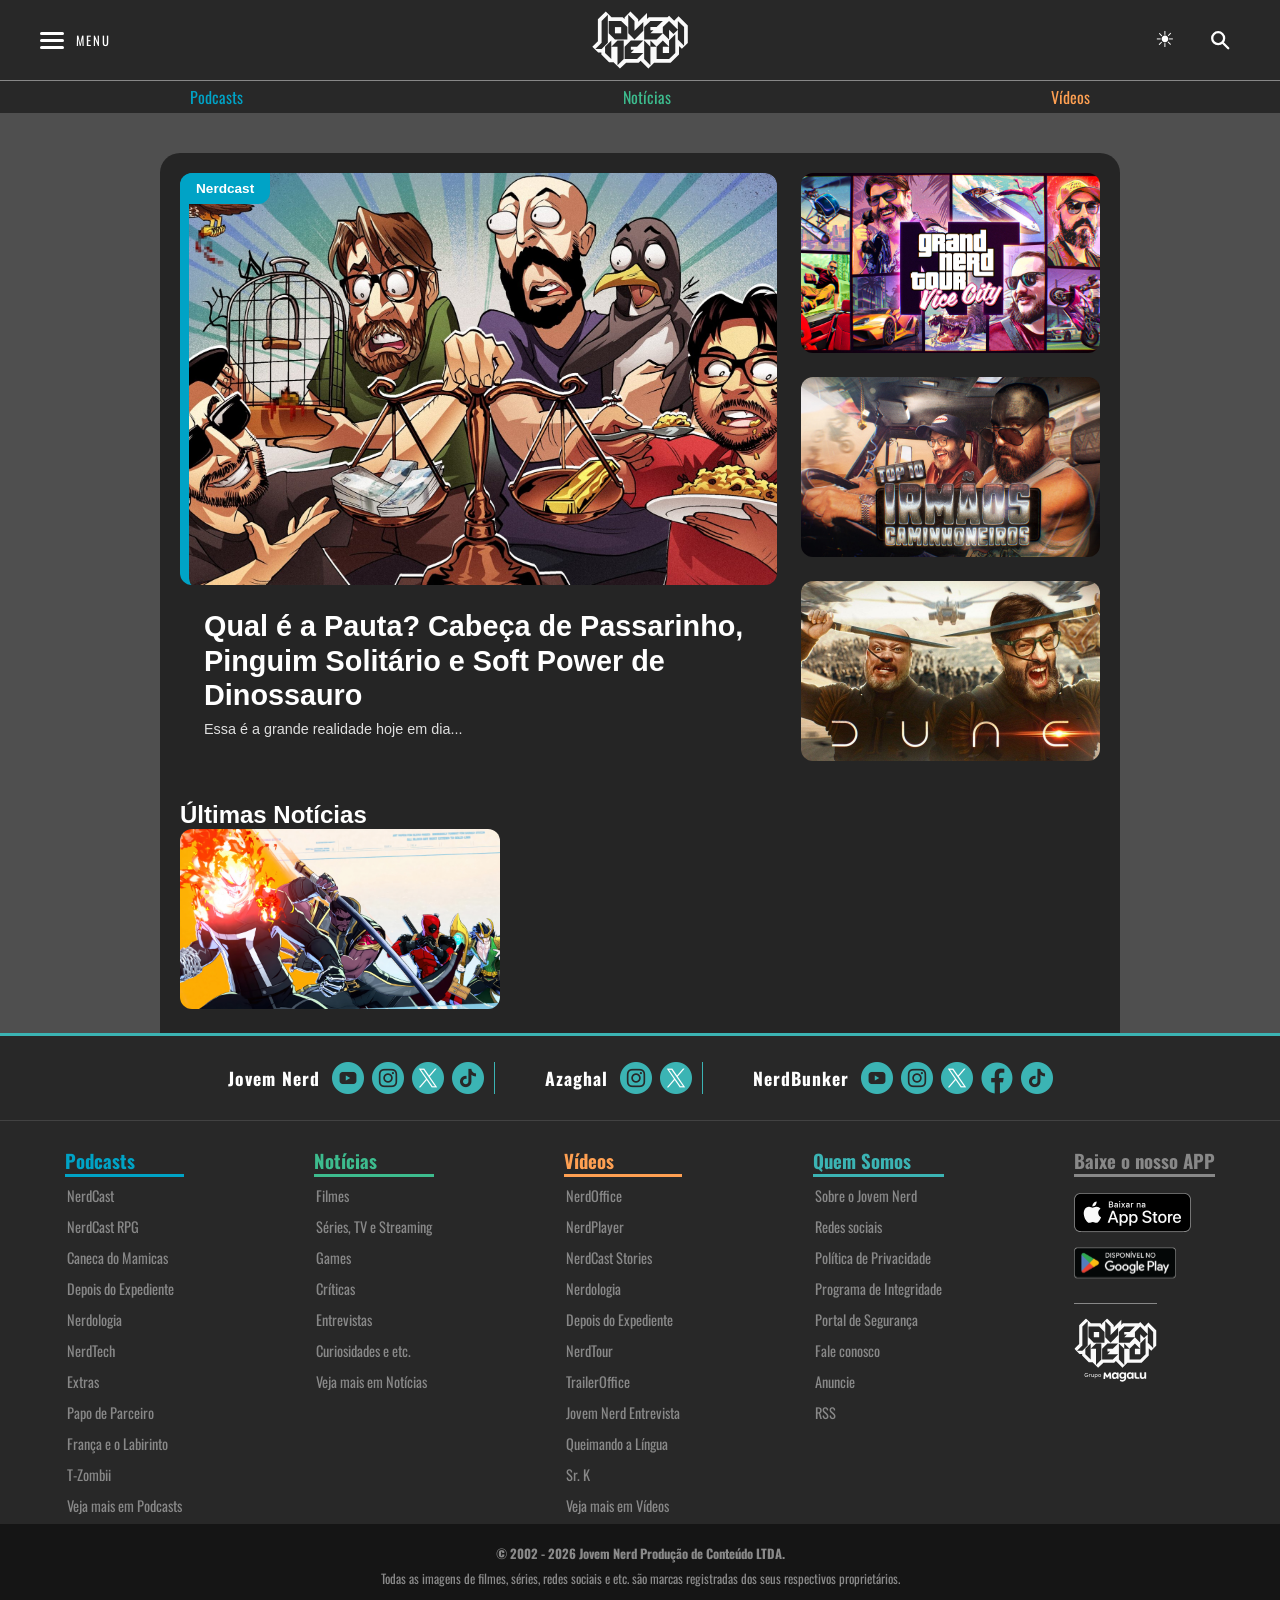
<file: htmls/index.html>
<!DOCTYPE html>
<html lang="pt-br">
<head>
    <meta charset="UTF-8">
    <meta name="viewport" content="width=device-width, initial-scale=1.0">
    <title>Jovem nerd - Podcast e notícias</title>
    <link rel="stylesheet" href="../css/style.css">
    <script src="../js/tema.js"></script>
</head>
<body>

    <header>
        <div class="topo">

            <button class="menubutton">
                <span class="hamburger">
                    <span></span>
                    <span></span>
                    <span></span>
                </span>

                <span class="menu-texto">MENU</span>
            </button>

            <a class="logo" href="index.html">
                <img src="../img/logo-jovemnerd-negative.svg" alt="logo jovem nerd">
            </a>

            <div class="icones">
                <button class="lua" aria-label="Tema escuro">
                    <img src="../img/meia-lua.png">
                </button>

                <button class="pesquisa" aria-label="Pesquisar">
                    <span class="lupa"></span>
                </button>
            </div>

        </div>
    </header>

    <nav>
        <a class="podcast-titulo" href="../Podcasts/podcasts.html">Podcasts</a>
        <a class="noticias-titulo" href="../noticias/noticias.html">Notícias</a>
        <a class="videos-titulo" href="../Videos/videos.html">Vídeos</a>
    </nav>

    <main class="pagina">
        <section class="destaques">
            <article class="card-grande">
                <a href="../Podcasts/nerdcast/Qual%20%C3%A9%20a%20pauta.html">
                    <img src="../img/nc1054_sem_pauta_35__w090f7x10-scaled.jpg" alt="">
                    <span class="categoria">Nerdcast</span>
                    <div class="card-texto">
                        <h2>Qual é a Pauta? Cabeça de Passarinho, Pinguim Solitário e Soft Power de Dinossauro</h2>
                        <p>Essa é a grande realidade hoje em dia...</p>
                    </div>
                </a>
            </article>

            <article class="card-pequeno">
                <a href="../Videos/nerdoffice/grand-nerdtour-vice-city.html">
                    <img src="../img/vitrine_s17e42_h__f12l7qpa9.jpg" alt="">
                    <h3>GRAND NERDTOUR VICE CITY - GTA DA VIDA REAL</h3>
                </a>
                <a href="../Videos/nerdoffice/nerdoffice.html">
                    <span>NerdOffice</span>
                </a>
            </article>

            <article class="card-pequeno">
                <a href="../Videos/nerdoffice/top-10-caminhoneiros-do-cinema.html">
                    <img src="../img/vitrine_s17e36_h__g4z9w9ks.jpg" alt="">
                    <h3>TOP 10 CAMINHONEIROS DO CINEMA</h3>
                </a>
                <a href="../Videos/nerdoffice/nerdoffice.html">
                    <span>NerdOffice</span>
                </a>
            </article>

            <article class="card-pequeno">
                <a href="../Videos/nerdoffice/trailer-duna-parte-tres-dr-no-meio-do-deserto.html">
                    <img src="../img/vitrine_dune.jpg" alt="">
                    <h3>Trailer Duna: Parte Três - DR NO MEIO DO DESERTO</h3>
                </a>
                <a href="../Videos/nerdoffice/nerdoffice.html">
                    <span>NerdOffice</span>
                </a>
            </article>
        </section>

        <section class="ultimas-noticias">
            <h2>Últimas Notícias</h2>

            <article class="card-medio">
                <a href="../noticias/games/marvel-tokon-dubladores-deadpool-ghost-rider-entrevista.html">
                    <img src="../img/marvel_tokon_deadpool_ghost_rider__n4m21f.jpg" alt="">
                </a>
                <a href="../noticias/games/"></a>
            </article>
        </section>
    </main>

    <footer>
        <div class="redes-footer">
            <div class="jovemnerd-redes">
                <h2>Jovem Nerd</h2>
                <a href="https://www.youtube.com/@JovemNerd">
                    <img src="../img/youtube (2).png" alt="youtube">
                </a>
                <a href="https://www.instagram.com/jovemnerd/">
                    <img src="../img/instagram.png" alt="instagram">
                </a>
                <a href="https://x.com/jovemnerd">
                    <img src="../img/twitter.png" alt="twitter">
                </a>
                <a href="https://www.tiktok.com/@jovemnerd">
                    <img src="../img/tiktok.png" alt="tiktok">
                </a>
            </div>

            <div class="azaghal-redes">
                <h2>Azaghal</h2>
                <a href="https://www.instagram.com/azaghal/">
                    <img src="../img/instagram.png" alt="instagram">
                </a>
                <a href="https://x.com/azaghal">
                    <img src="../img/twitter.png" alt="twitter">
                </a>
            </div>

            <div class="nerdbunker-redes">
                <h2>NerdBunker</h2>
                <a href="https://www.youtube.com/@Nerdbunker">
                    <img src="../img/youtube (2).png" alt="youtube">
                </a>
                <a href="https://www.instagram.com/nerdbunker/">
                    <img src="../img/instagram.png" alt="instagram">
                </a>
                <a href="https://x.com/Nerdbunker">
                    <img src="../img/twitter.png" alt="twitter">
                </a>
                <a href="https://www.facebook.com/nerdbunker">
                    <img src="../img/facebook.png" alt="facebook">
                </a>
                <a href="https://www.tiktok.com/@nerdbunker">
                    <img src="../img/tiktok.png" alt="tiktok">
                </a>
            </div>
        </div>

        <div class="links-footer">
            <div class="podcasts-footer">
                <h3>Podcasts</h3>
                <ul>
                    <li><a href="../htmls/nerdcast.html">NerdCast</a></li>
                    <li><a href="../htmls/nerdcast-rpg.html">NerdCast RPG</a></li>
                    <li><a href="#">Caneca do Mamicas</a></li>
                    <li><a href="#">Depois do Expediente</a></li>
                    <li><a href="#">Nerdologia</a></li>
                    <li><a href="#">NerdTech</a></li>
                    <li><a href="#">Extras</a></li>
                    <li><a href="#">Papo de Parceiro</a></li>
                    <li><a href="#">França e o Labirinto</a></li>
                    <li><a href="../htmls/t-zombii.html">T-Zombii</a></li>
                    <li><a href="#">Veja mais em Podcasts</a></li>
                </ul>
            </div>

            <div class="noticias-footer">
                <h3>Notícias</h3>
                <ul>
                    <li><a href="#">Filmes</a></li>
                    <li><a href="../htmls/series-tv-streaming.html">Séries, TV e Streaming</a></li>
                    <li><a href="#">Games</a></li>
                    <li><a href="#">Críticas</a></li>
                    <li><a href="#">Entrevistas</a></li>
                    <li><a href="#">Curiosidades e etc.</a></li>
                    <li><a href="#">Veja mais em Notícias</a></li>
                </ul>
            </div>

            <div class="videos-footer">
                <h3>Vídeos</h3>
                <ul>
                    <li><a href="../htmls/nerdoffice.html">NerdOffice</a></li>
                    <li><a href="#">NerdPlayer</a></li>
                    <li><a href="#">NerdCast Stories</a></li>
                    <li><a href="#">Nerdologia</a></li>
                    <li><a href="#">Depois do Expediente</a></li>
                    <li><a href="#">NerdTour</a></li>
                    <li><a href="#">TrailerOffice</a></li>
                    <li><a href="#">Jovem Nerd Entrevista</a></li>
                    <li><a href="#">Queimando a Língua</a></li>
                    <li><a href="#">Sr. K</a></li>
                    <li><a href="#">Veja mais em Vídeos</a></li>
                </ul>
            </div>

            <div class="quem-somos-footer">
                <h3>Quem Somos</h3>
                <ul>
                    <li><a href="#">Sobre o Jovem Nerd</a></li>
                    <li><a href="#">Redes sociais</a></li>
                    <li><a href="#">Política de Privacidade</a></li>
                    <li><a href="#">Programa de Integridade</a></li>
                    <li><a href="#">Portal de Segurança</a></li>
                    <li><a href="#">Fale conosco</a></li>
                    <li><a href="#">Anuncie</a></li>
                    <li><a href="#">RSS</a></li>
                </ul>
            </div>

            <div class="app-footer">
                <h3>Baixe o nosso APP</h3>
                <a href="https://apps.apple.com/us/app/jovem-nerd-oficial/id1122679489">
                    <img src="../img/appstore.svg" alt="baixe pela app store">
                </a>
                <a href="https://play.google.com/store/apps/details?id=com.jovemnerd.app">
                    <img src="../img/googleplay.svg" alt="baixe pela play store">
                </a>
                <img src="../img/logo-jovemnerd-w.svg" alt="logo jovem nerd">
            </div>
        </div>

        <div class="copyright-footer">
            <p>© 2002 - 2026 Jovem Nerd Produção de Conteúdo LTDA.</p>
            <p>Todas as imagens de filmes, séries, redes sociais e etc. são marcas registradas dos seus respectivos proprietários.</p>
        </div>
    </footer>

</body>
</html>
</file>
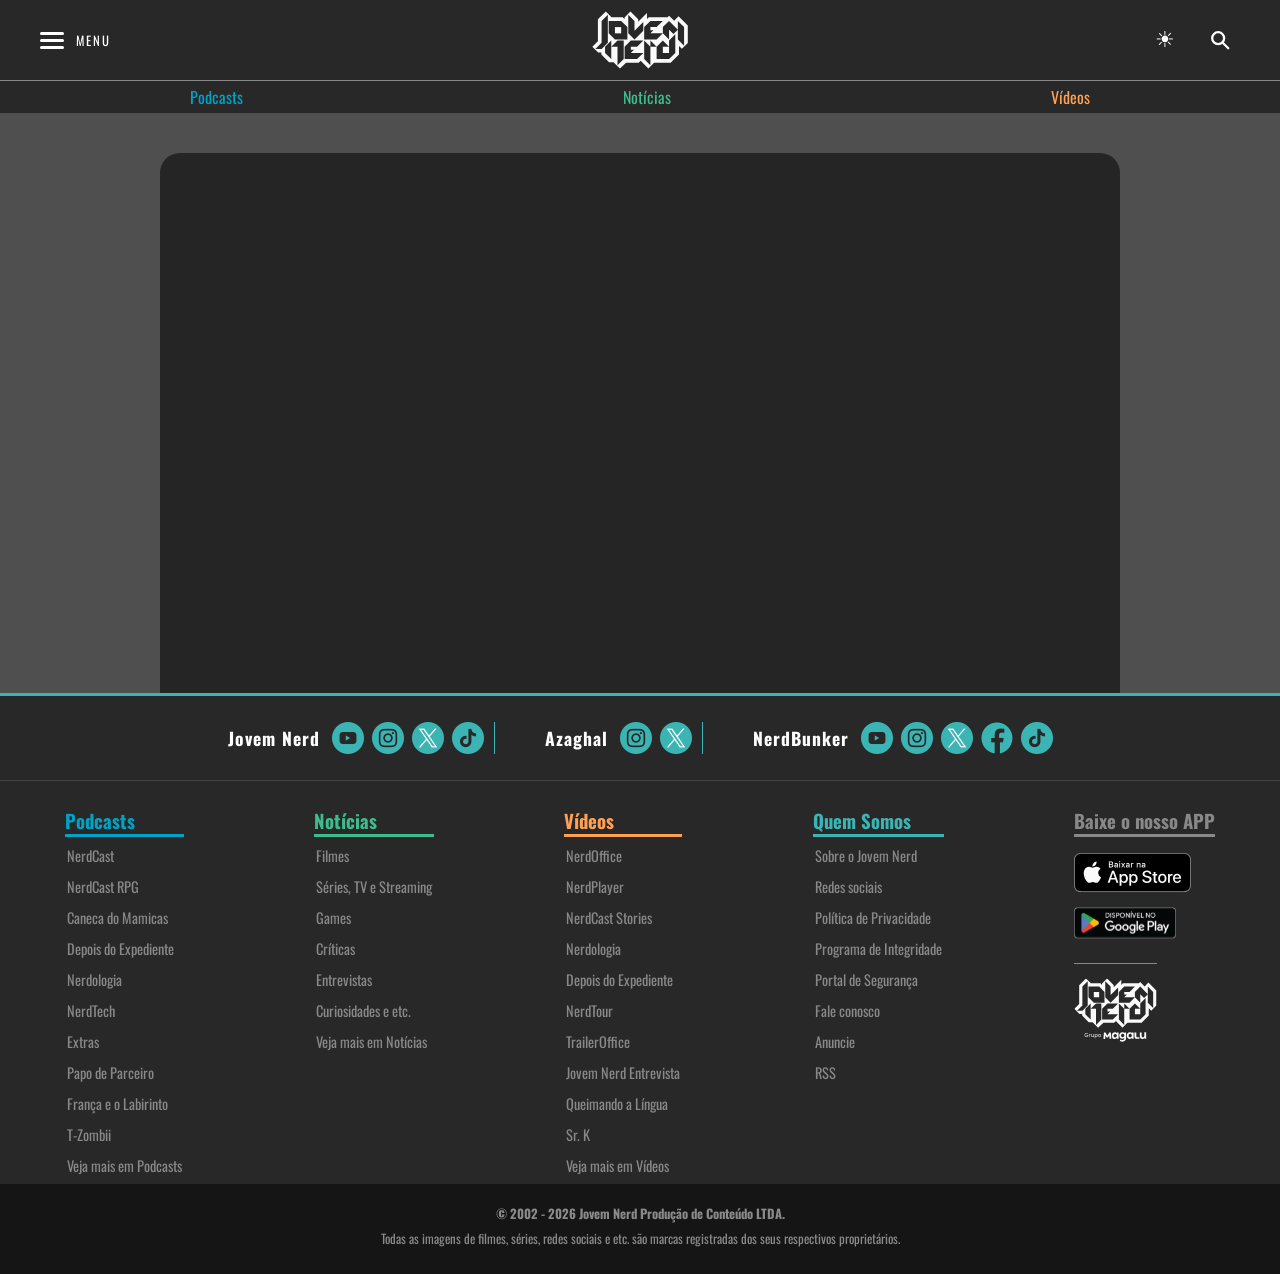
<file: htmls/arquivo-1.html>
<!DOCTYPE html>
<html lang="pt-br">
<head>
    <meta charset="UTF-8">
    <meta name="viewport" content="width=device-width, initial-scale=1.0">
    <title>NerdCast Podcasts - Jovem Nerd</title>
    <link rel="stylesheet" href="../css/style.css">
    <script src="../js/tema.js"></script>
</head>
<body>

    <header>
        <div class="topo">

            <button class="menubutton">
                <span class="hamburger">
                    <span></span>
                    <span></span>
                    <span></span>
                </span>

                <span class="menu-texto">MENU</span>
            </button>

            <a class="logo" href="index.html">
                <img src="../img/logo-jovemnerd-negative.svg" alt="logo jovem nerd">
            </a>

            <div class="icones">
                <button class="lua" aria-label="Tema escuro">☾</button>

                <button class="pesquisa" aria-label="Pesquisar">
                    <span class="lupa"></span>
                </button>
            </div>

        </div>
    </header>

    <nav>
        <a class="podcast-titulo" href="../Podcasts/podcasts.html">Podcasts</a>
        <a class="noticias-titulo" href="../noticias/noticias.html">Notícias</a>
        <a class="videos-titulo" href="../Videos/videos.html">Vídeos</a>
    </nav>

    <main class="pagina">

    </main>

    <footer>
        <div class="redes-footer">
            <div class="jovemnerd-redes">
                <h2>Jovem Nerd</h2>
                <a href="https://www.youtube.com/@JovemNerd">
                    <img src="../img/youtube (2).png" alt="youtube">
                </a>
                <a href="https://www.instagram.com/jovemnerd/">
                    <img src="../img/instagram.png" alt="instagram">
                </a>
                <a href="https://x.com/jovemnerd">
                    <img src="../img/twitter.png" alt="twitter">
                </a>
                <a href="https://www.tiktok.com/@jovemnerd">
                    <img src="../img/tiktok.png" alt="tiktok">
                </a>
            </div>

            <div class="azaghal-redes">
                <h2>Azaghal</h2>
                <a href="https://www.instagram.com/azaghal/">
                    <img src="../img/instagram.png" alt="instagram">
                </a>
                <a href="https://x.com/azaghal">
                    <img src="../img/twitter.png" alt="twitter">
                </a>
            </div>

            <div class="nerdbunker-redes">
                <h2>NerdBunker</h2>
                <a href="https://www.youtube.com/@Nerdbunker">
                    <img src="../img/youtube (2).png" alt="youtube">
                </a>
                <a href="https://www.instagram.com/nerdbunker/">
                    <img src="../img/instagram.png" alt="instagram">
                </a>
                <a href="https://x.com/Nerdbunker">
                    <img src="../img/twitter.png" alt="twitter">
                </a>
                <a href="https://www.facebook.com/nerdbunker">
                    <img src="../img/facebook.png" alt="facebook">
                </a>
                <a href="https://www.tiktok.com/@nerdbunker">
                    <img src="../img/tiktok.png" alt="tiktok">
                </a>
            </div>
        </div>

        <div class="links-footer">
            <div class="podcasts-footer">
                <h3>Podcasts</h3>
                <ul>
                    <li><a href="../htmls/nerdcast.html">NerdCast</a></li>
                    <li><a href="../htmls/nerdcast-rpg.html">NerdCast RPG</a></li>
                    <li><a href="#">Caneca do Mamicas</a></li>
                    <li><a href="#">Depois do Expediente</a></li>
                    <li><a href="#">Nerdologia</a></li>
                    <li><a href="#">NerdTech</a></li>
                    <li><a href="#">Extras</a></li>
                    <li><a href="#">Papo de Parceiro</a></li>
                    <li><a href="#">França e o Labirinto</a></li>
                    <li><a href="../htmls/t-zombii.html">T-Zombii</a></li>
                    <li><a href="#">Veja mais em Podcasts</a></li>
                </ul>
            </div>

            <div class="noticias-footer">
                <h3>Notícias</h3>
                <ul>
                    <li><a href="#">Filmes</a></li>
                    <li><a href="../htmls/series-tv-streaming.html">Séries, TV e Streaming</a></li>
                    <li><a href="#">Games</a></li>
                    <li><a href="#">Críticas</a></li>
                    <li><a href="#">Entrevistas</a></li>
                    <li><a href="#">Curiosidades e etc.</a></li>
                    <li><a href="#">Veja mais em Notícias</a></li>
                </ul>
            </div>

            <div class="videos-footer">
                <h3>Vídeos</h3>
                <ul>
                    <li><a href="../htmls/nerdoffice.html">NerdOffice</a></li>
                    <li><a href="#">NerdPlayer</a></li>
                    <li><a href="#">NerdCast Stories</a></li>
                    <li><a href="#">Nerdologia</a></li>
                    <li><a href="#">Depois do Expediente</a></li>
                    <li><a href="#">NerdTour</a></li>
                    <li><a href="#">TrailerOffice</a></li>
                    <li><a href="#">Jovem Nerd Entrevista</a></li>
                    <li><a href="#">Queimando a Língua</a></li>
                    <li><a href="#">Sr. K</a></li>
                    <li><a href="#">Veja mais em Vídeos</a></li>
                </ul>
            </div>

            <div class="quem-somos-footer">
                <h3>Quem Somos</h3>
                <ul>
                    <li><a href="#">Sobre o Jovem Nerd</a></li>
                    <li><a href="#">Redes sociais</a></li>
                    <li><a href="#">Política de Privacidade</a></li>
                    <li><a href="#">Programa de Integridade</a></li>
                    <li><a href="#">Portal de Segurança</a></li>
                    <li><a href="#">Fale conosco</a></li>
                    <li><a href="#">Anuncie</a></li>
                    <li><a href="#">RSS</a></li>
                </ul>
            </div>

            <div class="app-footer">
                <h3>Baixe o nosso APP</h3>
                <a href="https://apps.apple.com/us/app/jovem-nerd-oficial/id1122679489">
                    <img src="../img/appstore.svg" alt="baixe pela app store">
                </a>
                <a href="https://play.google.com/store/apps/details?id=com.jovemnerd.app">
                    <img src="../img/googleplay.svg" alt="baixe pela play store">
                </a>
                <img src="../img/logo-jovemnerd-w.svg" alt="logo jovem nerd">
            </div>
        </div>

        <div class="copyright-footer">
            <p>© 2002 - 2026 Jovem Nerd Produção de Conteúdo LTDA.</p>
            <p>Todas as imagens de filmes, séries, redes sociais e etc. são marcas registradas dos seus respectivos proprietários.</p>
        </div>
    </footer>

</body>
</html>
</file>
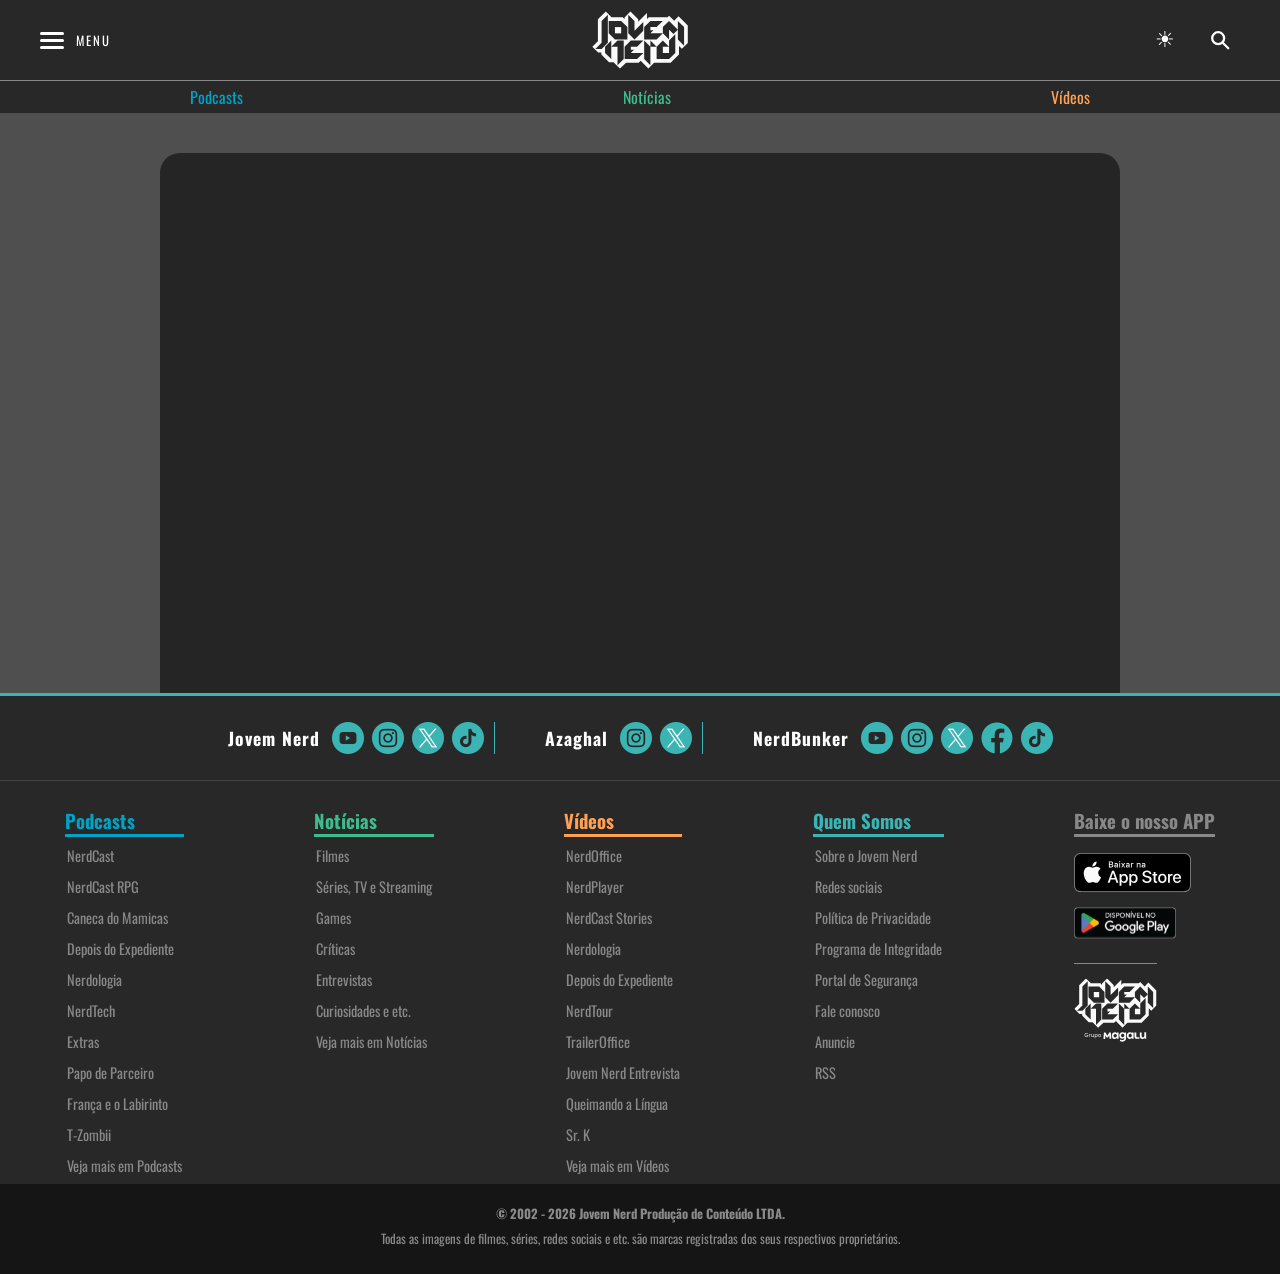
<file: htmls/arquivo-2.html>
<!DOCTYPE html>
<html lang="pt-br">
<head>
    <meta charset="UTF-8">
    <meta name="viewport" content="width=device-width, initial-scale=1.0">
    <title>Jovem Nerd</title>
    <link rel="stylesheet" href="../css/style.css">
    <script src="../js/tema.js"></script>
</head>
<body>

    <header>
        <div class="topo">

            <button class="menubutton">
                <span class="hamburger">
                    <span></span>
                    <span></span>
                    <span></span>
                </span>

                <span class="menu-texto">MENU</span>
            </button>

            <a class="logo" href="index.html">
                <img src="../img/logo-jovemnerd-negative.svg" alt="logo jovem nerd">
            </a>

            <div class="icones">
                <button class="lua" aria-label="Tema escuro">☾</button>

                <button class="pesquisa" aria-label="Pesquisar">
                    <span class="lupa"></span>
                </button>
            </div>

        </div>
    </header>

    <nav>
        <a class="podcast-titulo" href="../Podcasts/podcasts.html">Podcasts</a>
        <a class="noticias-titulo" href="../noticias/noticias.html">Notícias</a>
        <a class="videos-titulo" href="../Videos/videos.html">Vídeos</a>
    </nav>

    <main class="pagina">

    </main>

    <footer>
        <div class="redes-footer">
            <div class="jovemnerd-redes">
                <h2>Jovem Nerd</h2>
                <a href="https://www.youtube.com/@JovemNerd">
                    <img src="../img/youtube (2).png" alt="youtube">
                </a>
                <a href="https://www.instagram.com/jovemnerd/">
                    <img src="../img/instagram.png" alt="instagram">
                </a>
                <a href="https://x.com/jovemnerd">
                    <img src="../img/twitter.png" alt="twitter">
                </a>
                <a href="https://www.tiktok.com/@jovemnerd">
                    <img src="../img/tiktok.png" alt="tiktok">
                </a>
            </div>

            <div class="azaghal-redes">
                <h2>Azaghal</h2>
                <a href="https://www.instagram.com/azaghal/">
                    <img src="../img/instagram.png" alt="instagram">
                </a>
                <a href="https://x.com/azaghal">
                    <img src="../img/twitter.png" alt="twitter">
                </a>
            </div>

            <div class="nerdbunker-redes">
                <h2>NerdBunker</h2>
                <a href="https://www.youtube.com/@Nerdbunker">
                    <img src="../img/youtube (2).png" alt="youtube">
                </a>
                <a href="https://www.instagram.com/nerdbunker/">
                    <img src="../img/instagram.png" alt="instagram">
                </a>
                <a href="https://x.com/Nerdbunker">
                    <img src="../img/twitter.png" alt="twitter">
                </a>
                <a href="https://www.facebook.com/nerdbunker">
                    <img src="../img/facebook.png" alt="facebook">
                </a>
                <a href="https://www.tiktok.com/@nerdbunker">
                    <img src="../img/tiktok.png" alt="tiktok">
                </a>
            </div>
        </div>

        <div class="links-footer">
            <div class="podcasts-footer">
                <h3>Podcasts</h3>
                <ul>
                    <li><a href="../htmls/nerdcast.html">NerdCast</a></li>
                    <li><a href="../htmls/nerdcast-rpg.html">NerdCast RPG</a></li>
                    <li><a href="#">Caneca do Mamicas</a></li>
                    <li><a href="#">Depois do Expediente</a></li>
                    <li><a href="#">Nerdologia</a></li>
                    <li><a href="#">NerdTech</a></li>
                    <li><a href="#">Extras</a></li>
                    <li><a href="#">Papo de Parceiro</a></li>
                    <li><a href="#">França e o Labirinto</a></li>
                    <li><a href="../htmls/t-zombii.html">T-Zombii</a></li>
                    <li><a href="#">Veja mais em Podcasts</a></li>
                </ul>
            </div>

            <div class="noticias-footer">
                <h3>Notícias</h3>
                <ul>
                    <li><a href="#">Filmes</a></li>
                    <li><a href="../htmls/series-tv-streaming.html">Séries, TV e Streaming</a></li>
                    <li><a href="#">Games</a></li>
                    <li><a href="#">Críticas</a></li>
                    <li><a href="#">Entrevistas</a></li>
                    <li><a href="#">Curiosidades e etc.</a></li>
                    <li><a href="#">Veja mais em Notícias</a></li>
                </ul>
            </div>

            <div class="videos-footer">
                <h3>Vídeos</h3>
                <ul>
                    <li><a href="../htmls/nerdoffice.html">NerdOffice</a></li>
                    <li><a href="#">NerdPlayer</a></li>
                    <li><a href="#">NerdCast Stories</a></li>
                    <li><a href="#">Nerdologia</a></li>
                    <li><a href="#">Depois do Expediente</a></li>
                    <li><a href="#">NerdTour</a></li>
                    <li><a href="#">TrailerOffice</a></li>
                    <li><a href="#">Jovem Nerd Entrevista</a></li>
                    <li><a href="#">Queimando a Língua</a></li>
                    <li><a href="#">Sr. K</a></li>
                    <li><a href="#">Veja mais em Vídeos</a></li>
                </ul>
            </div>

            <div class="quem-somos-footer">
                <h3>Quem Somos</h3>
                <ul>
                    <li><a href="#">Sobre o Jovem Nerd</a></li>
                    <li><a href="#">Redes sociais</a></li>
                    <li><a href="#">Política de Privacidade</a></li>
                    <li><a href="#">Programa de Integridade</a></li>
                    <li><a href="#">Portal de Segurança</a></li>
                    <li><a href="#">Fale conosco</a></li>
                    <li><a href="#">Anuncie</a></li>
                    <li><a href="#">RSS</a></li>
                </ul>
            </div>

            <div class="app-footer">
                <h3>Baixe o nosso APP</h3>
                <a href="https://apps.apple.com/us/app/jovem-nerd-oficial/id1122679489">
                    <img src="../img/appstore.svg" alt="baixe pela app store">
                </a>
                <a href="https://play.google.com/store/apps/details?id=com.jovemnerd.app">
                    <img src="../img/googleplay.svg" alt="baixe pela play store">
                </a>
                <img src="../img/logo-jovemnerd-w.svg" alt="logo jovem nerd">
            </div>
        </div>

        <div class="copyright-footer">
            <p>© 2002 - 2026 Jovem Nerd Produção de Conteúdo LTDA.</p>
            <p>Todas as imagens de filmes, séries, redes sociais e etc. são marcas registradas dos seus respectivos proprietários.</p>
        </div>
    </footer>

</body>
</html>
</file>
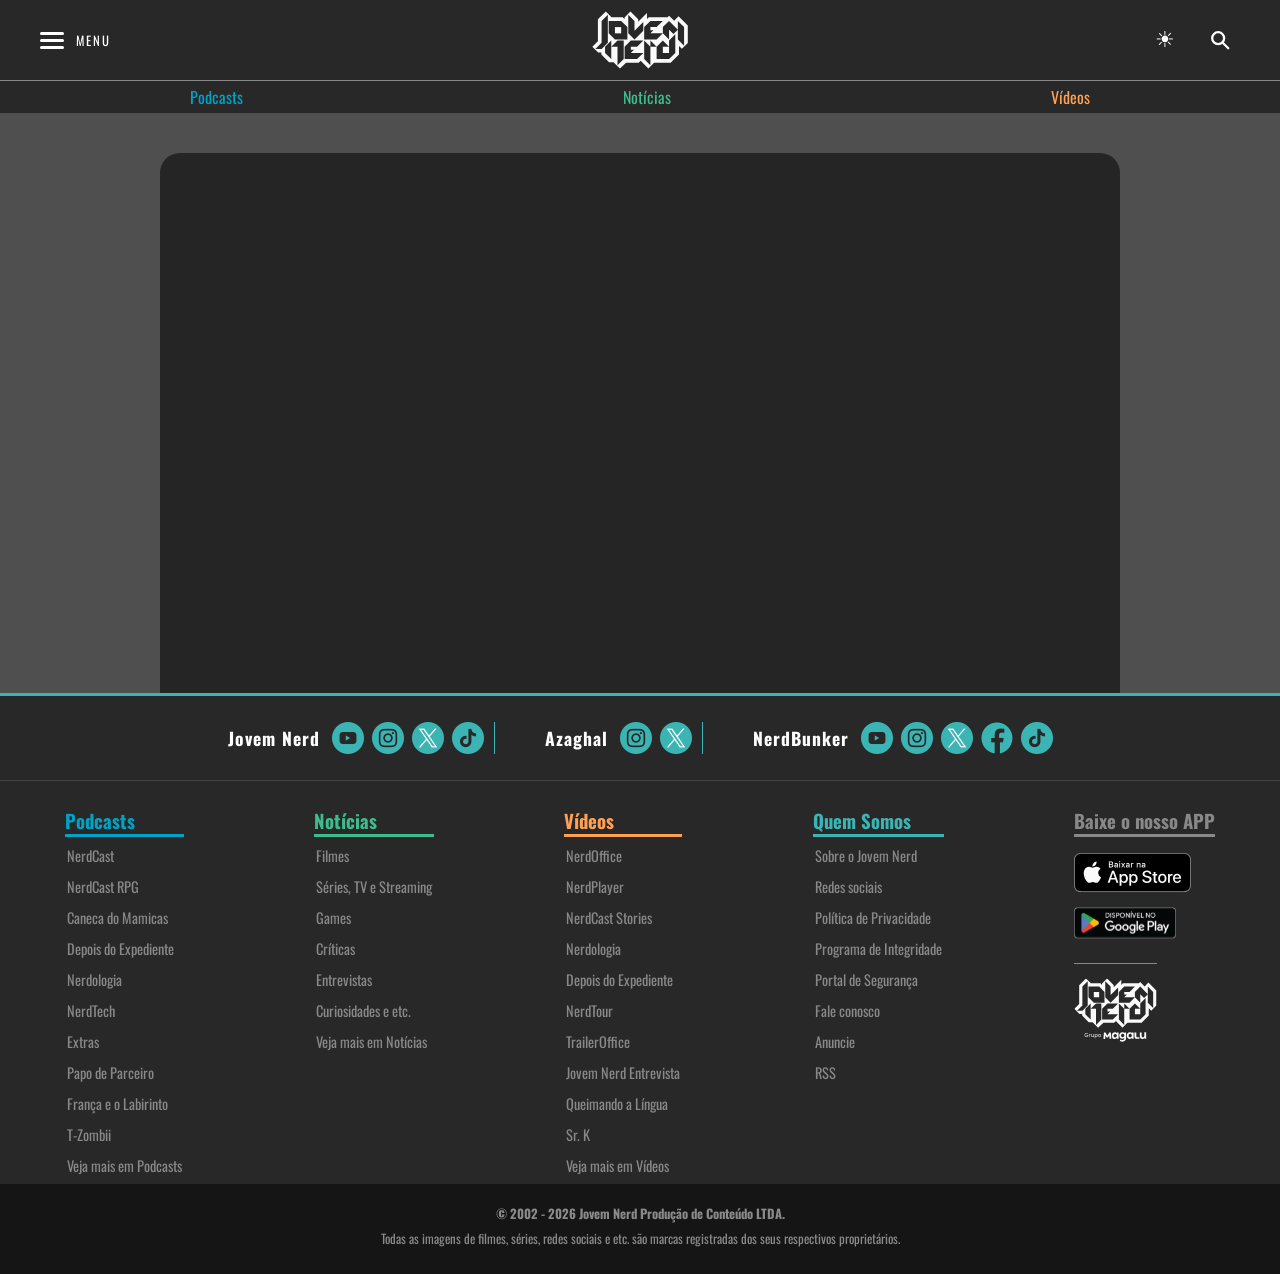
<file: htmls/arquivo-4.html>
<!DOCTYPE html>
<html lang="pt-br">
<head>
    <meta charset="UTF-8">
    <meta name="viewport" content="width=device-width, initial-scale=1.0">
    <title>Jovem Nerd - Podcasts e Notícias</title>
    <link rel="stylesheet" href="../css/style.css">
    <script src="../js/tema.js"></script>
</head>
<body>

    <header>
        <div class="topo">

            <button class="menubutton">
                <span class="hamburger">
                    <span></span>
                    <span></span>
                    <span></span>
                </span>

                <span class="menu-texto">MENU</span>
            </button>

            <a class="logo" href="index.html">
                <img src="../img/logo-jovemnerd-negative.svg" alt="logo jovem nerd">
            </a>

            <div class="icones">
                <button class="lua" aria-label="Tema escuro">☾</button>

                <button class="pesquisa" aria-label="Pesquisar">
                    <span class="lupa"></span>
                </button>
            </div>

        </div>
    </header>

    <nav>
        <a class="podcast-titulo" href="../Podcasts/podcasts.html">Podcasts</a>
        <a class="noticias-titulo" href="../noticias/noticias.html">Notícias</a>
        <a class="videos-titulo" href="../Videos/videos.html">Vídeos</a>
    </nav>

    <main class="pagina">

    </main>

    <footer>
        <div class="redes-footer">
            <div class="jovemnerd-redes">
                <h2>Jovem Nerd</h2>
                <a href="https://www.youtube.com/@JovemNerd">
                    <img src="../img/youtube (2).png" alt="youtube">
                </a>
                <a href="https://www.instagram.com/jovemnerd/">
                    <img src="../img/instagram.png" alt="instagram">
                </a>
                <a href="https://x.com/jovemnerd">
                    <img src="../img/twitter.png" alt="twitter">
                </a>
                <a href="https://www.tiktok.com/@jovemnerd">
                    <img src="../img/tiktok.png" alt="tiktok">
                </a>
            </div>

            <div class="azaghal-redes">
                <h2>Azaghal</h2>
                <a href="https://www.instagram.com/azaghal/">
                    <img src="../img/instagram.png" alt="instagram">
                </a>
                <a href="https://x.com/azaghal">
                    <img src="../img/twitter.png" alt="twitter">
                </a>
            </div>

            <div class="nerdbunker-redes">
                <h2>NerdBunker</h2>
                <a href="https://www.youtube.com/@Nerdbunker">
                    <img src="../img/youtube (2).png" alt="youtube">
                </a>
                <a href="https://www.instagram.com/nerdbunker/">
                    <img src="../img/instagram.png" alt="instagram">
                </a>
                <a href="https://x.com/Nerdbunker">
                    <img src="../img/twitter.png" alt="twitter">
                </a>
                <a href="https://www.facebook.com/nerdbunker">
                    <img src="../img/facebook.png" alt="facebook">
                </a>
                <a href="https://www.tiktok.com/@nerdbunker">
                    <img src="../img/tiktok.png" alt="tiktok">
                </a>
            </div>
        </div>

        <div class="links-footer">
            <div class="podcasts-footer">
                <h3>Podcasts</h3>
                <ul>
                    <li><a href="../htmls/nerdcast.html">NerdCast</a></li>
                    <li><a href="../htmls/nerdcast-rpg.html">NerdCast RPG</a></li>
                    <li><a href="#">Caneca do Mamicas</a></li>
                    <li><a href="#">Depois do Expediente</a></li>
                    <li><a href="#">Nerdologia</a></li>
                    <li><a href="#">NerdTech</a></li>
                    <li><a href="#">Extras</a></li>
                    <li><a href="#">Papo de Parceiro</a></li>
                    <li><a href="#">França e o Labirinto</a></li>
                    <li><a href="../htmls/t-zombii.html">T-Zombii</a></li>
                    <li><a href="#">Veja mais em Podcasts</a></li>
                </ul>
            </div>

            <div class="noticias-footer">
                <h3>Notícias</h3>
                <ul>
                    <li><a href="#">Filmes</a></li>
                    <li><a href="../htmls/series-tv-streaming.html">Séries, TV e Streaming</a></li>
                    <li><a href="#">Games</a></li>
                    <li><a href="#">Críticas</a></li>
                    <li><a href="#">Entrevistas</a></li>
                    <li><a href="#">Curiosidades e etc.</a></li>
                    <li><a href="#">Veja mais em Notícias</a></li>
                </ul>
            </div>

            <div class="videos-footer">
                <h3>Vídeos</h3>
                <ul>
                    <li><a href="../htmls/nerdoffice.html">NerdOffice</a></li>
                    <li><a href="#">NerdPlayer</a></li>
                    <li><a href="#">NerdCast Stories</a></li>
                    <li><a href="#">Nerdologia</a></li>
                    <li><a href="#">Depois do Expediente</a></li>
                    <li><a href="#">NerdTour</a></li>
                    <li><a href="#">TrailerOffice</a></li>
                    <li><a href="#">Jovem Nerd Entrevista</a></li>
                    <li><a href="#">Queimando a Língua</a></li>
                    <li><a href="#">Sr. K</a></li>
                    <li><a href="#">Veja mais em Vídeos</a></li>
                </ul>
            </div>

            <div class="quem-somos-footer">
                <h3>Quem Somos</h3>
                <ul>
                    <li><a href="#">Sobre o Jovem Nerd</a></li>
                    <li><a href="#">Redes sociais</a></li>
                    <li><a href="#">Política de Privacidade</a></li>
                    <li><a href="#">Programa de Integridade</a></li>
                    <li><a href="#">Portal de Segurança</a></li>
                    <li><a href="#">Fale conosco</a></li>
                    <li><a href="#">Anuncie</a></li>
                    <li><a href="#">RSS</a></li>
                </ul>
            </div>

            <div class="app-footer">
                <h3>Baixe o nosso APP</h3>
                <a href="https://apps.apple.com/us/app/jovem-nerd-oficial/id1122679489">
                    <img src="../img/appstore.svg" alt="baixe pela app store">
                </a>
                <a href="https://play.google.com/store/apps/details?id=com.jovemnerd.app">
                    <img src="../img/googleplay.svg" alt="baixe pela play store">
                </a>
                <img src="../img/logo-jovemnerd-w.svg" alt="logo jovem nerd">
            </div>
        </div>

        <div class="copyright-footer">
            <p>© 2002 - 2026 Jovem Nerd Produção de Conteúdo LTDA.</p>
            <p>Todas as imagens de filmes, séries, redes sociais e etc. são marcas registradas dos seus respectivos proprietários.</p>
        </div>
    </footer>

</body>
</html>
</file>
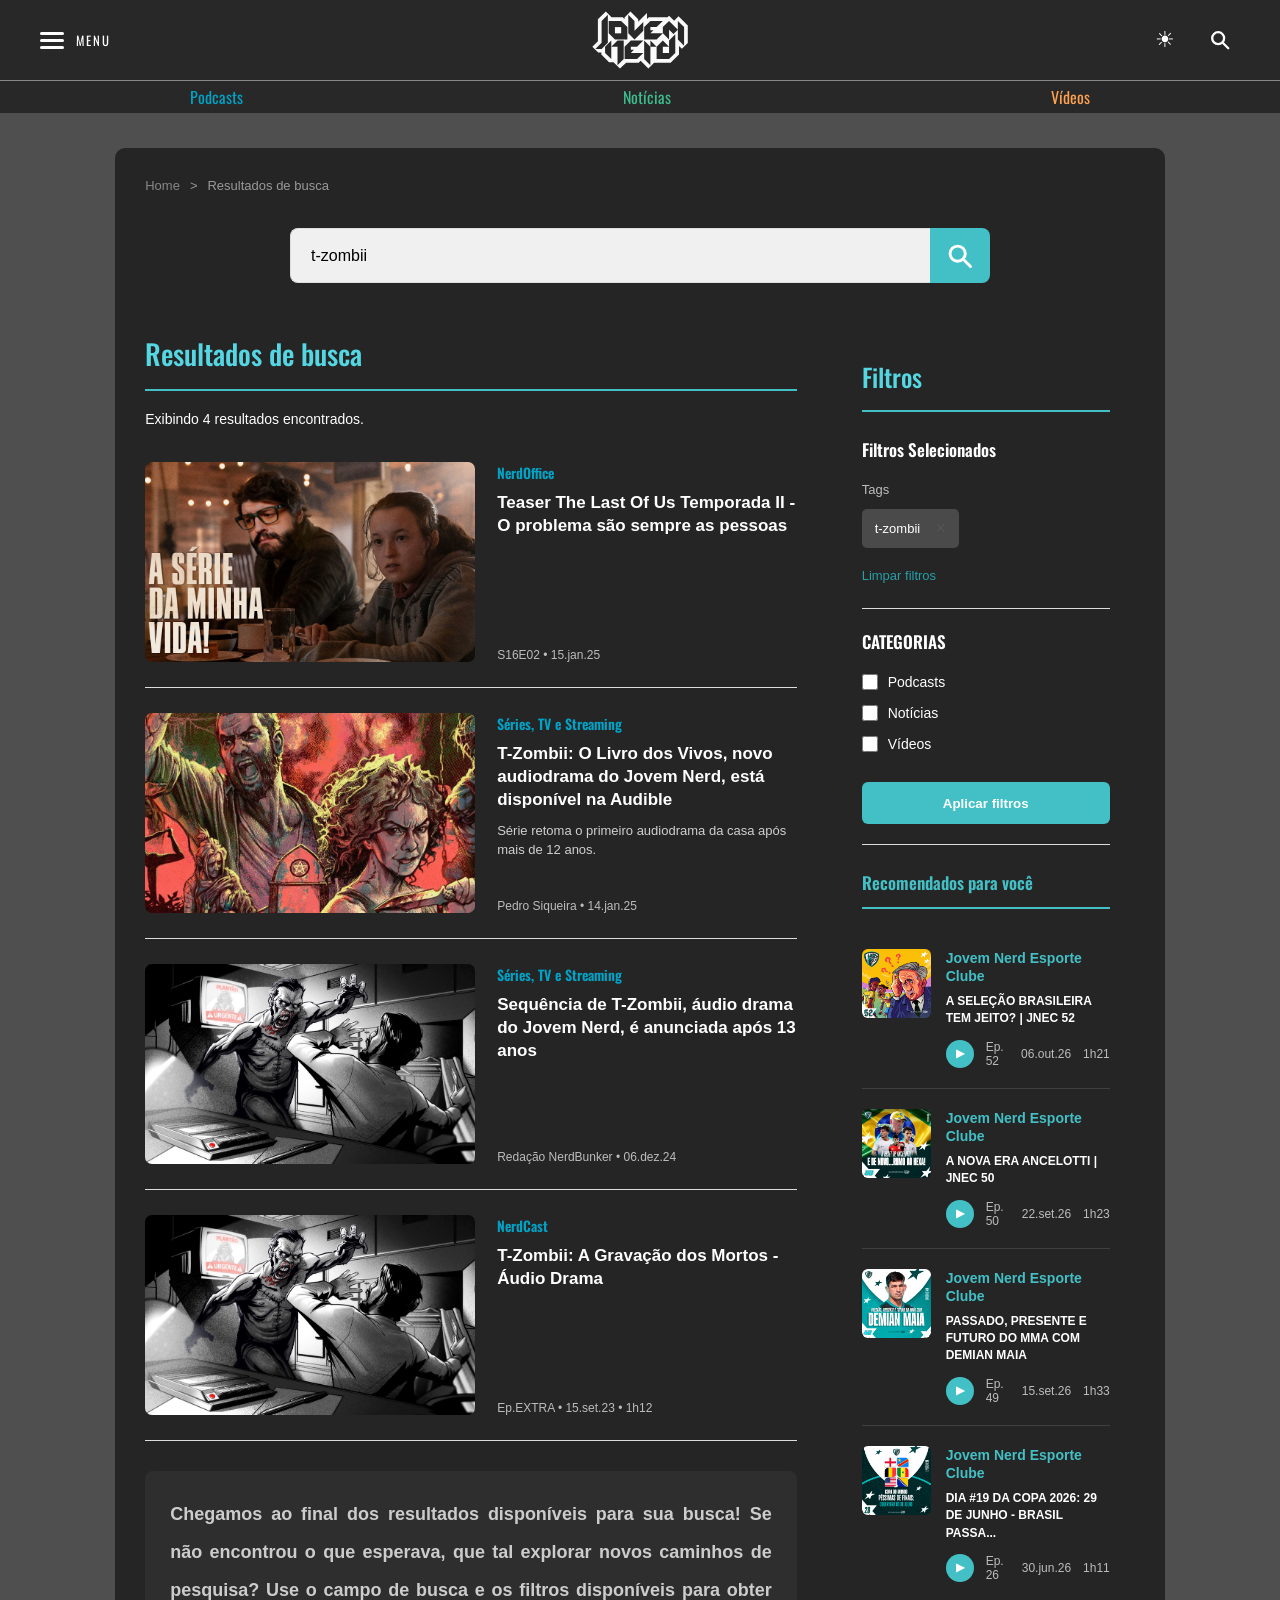
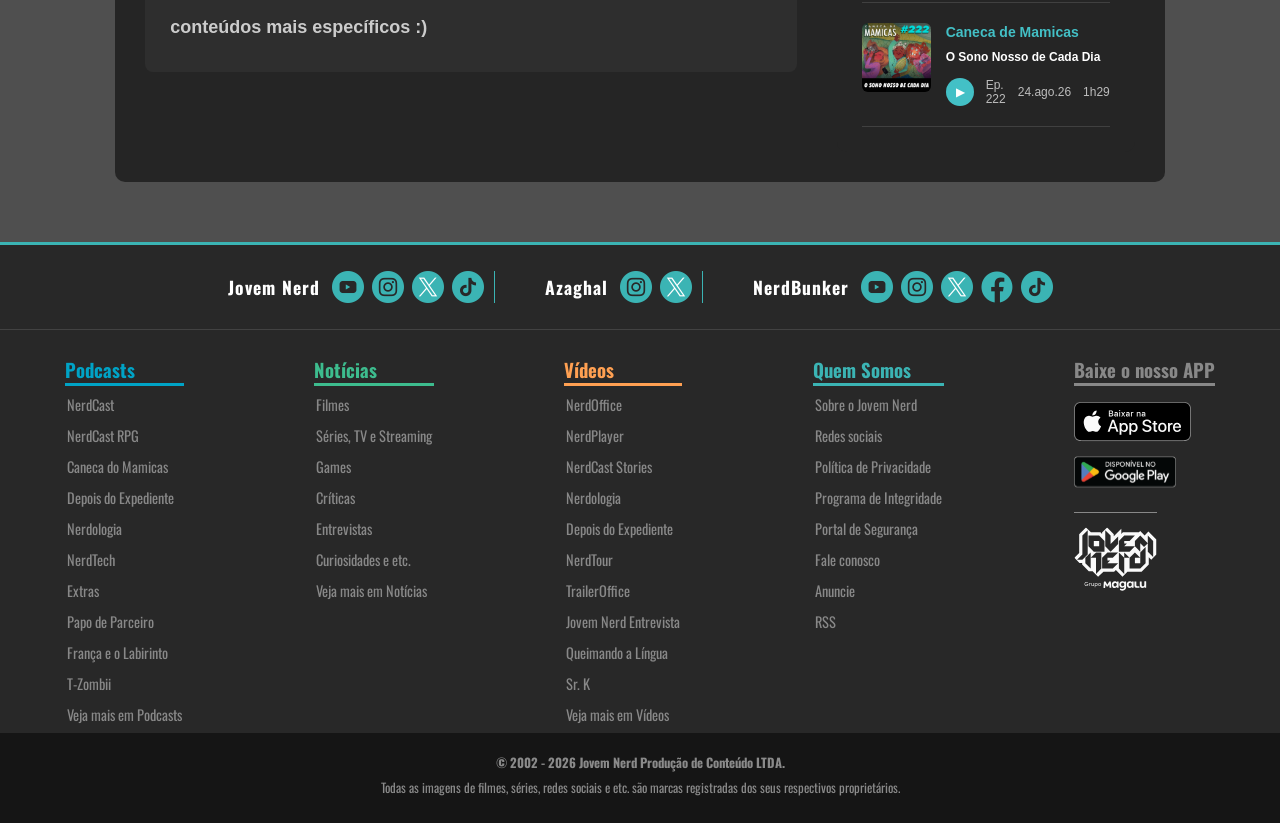
<file: htmls/t-zombii.html>
<!DOCTYPE html>
<html lang="pt-br">
<head>
    <meta charset="UTF-8">
    <meta name="viewport" content="width=device-width, initial-scale=1.0">
    <title>Resultados de busca | Jovem Nerd</title>
    <link rel="stylesheet" href="../css/style.css">
    <script src="../js/tema.js"></script>
</head>
<body>

    <header>
        <div class="topo">

            <button class="menubutton">
                <span class="hamburger">
                    <span></span>
                    <span></span>
                    <span></span>
                </span>

                <span class="menu-texto">MENU</span>
            </button>

            <a class="logo" href="index.html">
                <img src="../img/logo-jovemnerd-negative.svg" alt="logo jovem nerd">
            </a>

            <div class="icones">
                <button class="lua" aria-label="Tema escuro">☾</button>

                <button class="pesquisa" aria-label="Pesquisar">
                    <span class="lupa"></span>
                </button>
            </div>

        </div>
    </header>

    <nav>
        <a class="podcast-titulo" href="../Podcasts/podcasts.html">Podcasts</a>
        <a class="noticias-titulo" href="../noticias/noticias.html">Notícias</a>
        <a class="videos-titulo" href="../Videos/videos.html">Vídeos</a>
    </nav>

    <main class="container-busca">

        <div class="breadcrumb">
            <a href="../htmls/index.html">Home</a>
            <span> &gt; </span>
            <span>Resultados de busca</span>
        </div>

        <div class="pesquisa-central">
            <input type="text"
                   id="buscaPrincipal"
                   placeholder="O que vamos descobrir hoje?"
                   value="t-zombii">

            <button id="pesquisarPrincipal" aria-label="Pesquisar"><span class="lupa"></span></button>
        </div>

        <div class="conteudo-busca">

            <section class="resultados">

                <h1>Resultados de busca</h1>

                <p class="quantidade">Exibindo 4 resultados encontrados.</p>

                <article class="item-resultado">
                    <img src="../img/serie_da_minha_vida.jpg" alt="The Last of Us">

                    <div class="texto-resultado">
                        <span class="categoria-resultado">NerdOffice</span>

                        <h2>
                            Teaser The Last Of Us Temporada II -
                            O problema são sempre as pessoas
                        </h2>

                        <small>S16E02 • 15.jan.25</small>
                    </div>
                </article>

                <article class="item-resultado">
                    <img src="../img/t_zombii_2_o_livro_dos_vivos.jpg" alt="T-Zombii">

                    <div class="texto-resultado">
                        <span class="categoria-resultado">Séries, TV e Streaming</span>

                        <h2>
                            T-Zombii: O Livro dos Vivos, novo
                            audiodrama do Jovem Nerd, está disponível na Audible
                        </h2>

                        <p>
                            Série retoma o primeiro audiodrama da casa
                            após mais de 12 anos.
                        </p>

                        <small>Pedro Siqueira • 14.jan.25</small>
                    </div>
                </article>

                <article class="item-resultado">
                    <img src="../img/t_zombii_sequencia_t-zombii.jpg" alt="T-Zombii">

                    <div class="texto-resultado">
                        <span class="categoria-resultado">Séries, TV e Streaming</span>

                        <h2>
                            Sequência de T-Zombii, áudio drama do Jovem
                            Nerd, é anunciada após 13 anos
                        </h2>

                        <small>Redação NerdBunker • 06.dez.24</small>
                    </div>
                </article>

                <article class="item-resultado">
                    <img src="../img/t_zombii_sequencia_t-zombii.jpg" alt="T-Zombii">

                    <div class="texto-resultado">
                        <span class="categoria-resultado">NerdCast</span>

                        <h2>T-Zombii: A Gravação dos Mortos - Áudio Drama</h2>

                        <small>Ep.EXTRA • 15.set.23 • 1h12</small>
                    </div>
                </article>

                <div class="fim-resultados">
                    Chegamos ao final dos resultados disponíveis para sua busca! Se não encontrou o que esperava, que tal explorar novos caminhos de pesquisa? Use o campo de busca e os filtros disponíveis para obter conteúdos mais específicos :)
                </div>

            </section>

            <aside class="filtros-lateral">

                <h2>Filtros</h2>

                <h3>Filtros Selecionados</h3>

                <p class="titulo-filtro">Tags</p>

                <div class="tag-filtro">
                    t-zombii
                    <button id="removerTag" aria-label="Remover filtro">×</button>
                </div>

                <button class="limpar-filtros" id="limparFiltros">Limpar filtros</button>

                <hr>

                <h3>CATEGORIAS</h3>

                <label class="opcao-filtro">
                    <input type="checkbox" value="Podcasts">
                    Podcasts
                </label>

                <label class="opcao-filtro">
                    <input type="checkbox" value="Notícias">
                    Notícias
                </label>

                <label class="opcao-filtro">
                    <input type="checkbox" value="Vídeos">
                    Vídeos
                </label>

                <button class="aplicar-lateral" id="aplicarLateral">Aplicar filtros</button>

                <hr>

                <h3 class="titulo-recomendados">Recomendados para você</h3>

                <div class="card-recomendado">
                    <img src="../img/aceloti%20preocupado.png" alt="">
                    <div>
                        <span class="podcast-recomendado">Jovem Nerd Esporte Clube</span>
                        <h4>A SELEÇÃO BRASILEIRA TEM JEITO? | JNEC 52</h4>
                        <div class="info-episodio">
                            <span class="play-podcast">▶</span>
                            <span>Ep. 52</span>
                            <span>06.out.26</span>
                            <span>1h21</span>
                        </div>
                    </div>
                </div>

                <div class="card-recomendado">
                    <img src="../img/aceloti%20nova%20era.png" alt="">
                    <div>
                        <span class="podcast-recomendado">Jovem Nerd Esporte Clube</span>
                        <h4>A NOVA ERA ANCELOTTI | JNEC 50</h4>
                        <div class="info-episodio">
                            <span class="play-podcast">▶</span>
                            <span>Ep. 50</span>
                            <span>22.set.26</span>
                            <span>1h23</span>
                        </div>
                    </div>
                </div>

                <div class="card-recomendado">
                    <img src="../img/demian-maiathumbnail_spotify_jnec_49__660f992u.png" alt="">
                    <div>
                        <span class="podcast-recomendado">Jovem Nerd Esporte Clube</span>
                        <h4>PASSADO, PRESENTE E FUTURO DO MMA COM DEMIAN MAIA</h4>
                        <div class="info-episodio">
                            <span class="play-podcast">▶</span>
                            <span>Ep. 49</span>
                            <span>15.set.26</span>
                            <span>1h33</span>
                        </div>
                    </div>
                </div>

                <div class="card-recomendado">
                    <img src="../img/bandeiras.png" alt="">
                    <div>
                        <span class="podcast-recomendado">Jovem Nerd Esporte Clube</span>
                        <h4>DIA #19 DA COPA 2026: 29 DE JUNHO - BRASIL PASSA...</h4>
                        <div class="info-episodio">
                            <span class="play-podcast">▶</span>
                            <span>Ep. 26</span>
                            <span>30.jun.26</span>
                            <span>1h11</span>
                        </div>
                    </div>
                </div>

                <div class="card-recomendado">
                    <img src="../img/caneca_de_mamicas.jpg" alt="">
                    <div>
                        <span class="podcast-recomendado">Caneca de Mamicas</span>
                        <h4>O Sono Nosso de Cada Dia</h4>
                        <div class="info-episodio">
                            <span class="play-podcast">▶</span>
                            <span>Ep. 222</span>
                            <span>24.ago.26</span>
                            <span>1h29</span>
                        </div>
                    </div>
                </div>

            </aside>

        </div>
    </main>

    <footer>
        <div class="redes-footer">
            <div class="jovemnerd-redes">
                <h2>Jovem Nerd</h2>
                <a href="https://www.youtube.com/@JovemNerd">
                    <img src="../img/youtube (2).png" alt="youtube">
                </a>
                <a href="https://www.instagram.com/jovemnerd/">
                    <img src="../img/instagram.png" alt="instagram">
                </a>
                <a href="https://x.com/jovemnerd">
                    <img src="../img/twitter.png" alt="twitter">
                </a>
                <a href="https://www.tiktok.com/@jovemnerd">
                    <img src="../img/tiktok.png" alt="tiktok">
                </a>
            </div>

            <div class="azaghal-redes">
                <h2>Azaghal</h2>
                <a href="https://www.instagram.com/azaghal/">
                    <img src="../img/instagram.png" alt="instagram">
                </a>
                <a href="https://x.com/azaghal">
                    <img src="../img/twitter.png" alt="twitter">
                </a>
            </div>

            <div class="nerdbunker-redes">
                <h2>NerdBunker</h2>
                <a href="https://www.youtube.com/@Nerdbunker">
                    <img src="../img/youtube (2).png" alt="youtube">
                </a>
                <a href="https://www.instagram.com/nerdbunker/">
                    <img src="../img/instagram.png" alt="instagram">
                </a>
                <a href="https://x.com/Nerdbunker">
                    <img src="../img/twitter.png" alt="twitter">
                </a>
                <a href="https://www.facebook.com/nerdbunker">
                    <img src="../img/facebook.png" alt="facebook">
                </a>
                <a href="https://www.tiktok.com/@nerdbunker">
                    <img src="../img/tiktok.png" alt="tiktok">
                </a>
            </div>
        </div>

        <div class="links-footer">
            <div class="podcasts-footer">
                <h3>Podcasts</h3>
                <ul>
                    <li><a href="../htmls/nerdcast.html">NerdCast</a></li>
                    <li><a href="../htmls/nerdcast-rpg.html">NerdCast RPG</a></li>
                    <li><a href="#">Caneca do Mamicas</a></li>
                    <li><a href="#">Depois do Expediente</a></li>
                    <li><a href="#">Nerdologia</a></li>
                    <li><a href="#">NerdTech</a></li>
                    <li><a href="#">Extras</a></li>
                    <li><a href="#">Papo de Parceiro</a></li>
                    <li><a href="#">França e o Labirinto</a></li>
                    <li><a href="../htmls/t-zombii.html">T-Zombii</a></li>
                    <li><a href="#">Veja mais em Podcasts</a></li>
                </ul>
            </div>

            <div class="noticias-footer">
                <h3>Notícias</h3>
                <ul>
                    <li><a href="#">Filmes</a></li>
                    <li><a href="../htmls/series-tv-streaming.html">Séries, TV e Streaming</a></li>
                    <li><a href="#">Games</a></li>
                    <li><a href="#">Críticas</a></li>
                    <li><a href="#">Entrevistas</a></li>
                    <li><a href="#">Curiosidades e etc.</a></li>
                    <li><a href="#">Veja mais em Notícias</a></li>
                </ul>
            </div>

            <div class="videos-footer">
                <h3>Vídeos</h3>
                <ul>
                    <li><a href="../htmls/nerdoffice.html">NerdOffice</a></li>
                    <li><a href="#">NerdPlayer</a></li>
                    <li><a href="#">NerdCast Stories</a></li>
                    <li><a href="#">Nerdologia</a></li>
                    <li><a href="#">Depois do Expediente</a></li>
                    <li><a href="#">NerdTour</a></li>
                    <li><a href="#">TrailerOffice</a></li>
                    <li><a href="#">Jovem Nerd Entrevista</a></li>
                    <li><a href="#">Queimando a Língua</a></li>
                    <li><a href="#">Sr. K</a></li>
                    <li><a href="#">Veja mais em Vídeos</a></li>
                </ul>
            </div>

            <div class="quem-somos-footer">
                <h3>Quem Somos</h3>
                <ul>
                    <li><a href="#">Sobre o Jovem Nerd</a></li>
                    <li><a href="#">Redes sociais</a></li>
                    <li><a href="#">Política de Privacidade</a></li>
                    <li><a href="#">Programa de Integridade</a></li>
                    <li><a href="#">Portal de Segurança</a></li>
                    <li><a href="#">Fale conosco</a></li>
                    <li><a href="#">Anuncie</a></li>
                    <li><a href="#">RSS</a></li>
                </ul>
            </div>

            <div class="app-footer">
                <h3>Baixe o nosso APP</h3>
                <a href="https://apps.apple.com/us/app/jovem-nerd-oficial/id1122679489">
                    <img src="../img/appstore.svg" alt="baixe pela app store">
                </a>
                <a href="https://play.google.com/store/apps/details?id=com.jovemnerd.app">
                    <img src="../img/googleplay.svg" alt="baixe pela play store">
                </a>
                <img src="../img/logo-jovemnerd-w.svg" alt="logo jovem nerd">
            </div>
        </div>

        <div class="copyright-footer">
            <p>© 2002 - 2026 Jovem Nerd Produção de Conteúdo LTDA.</p>
            <p>Todas as imagens de filmes, séries, redes sociais e etc. são marcas registradas dos seus respectivos proprietários.</p>
        </div>
    </footer>

</body>
</html>
</file>
<file: css/style.css>
/* =========================================================
   STYLE.CSS
   Usado pela home (index.html) e pela página de busca.
   Cada seção diz de qual página ela é.
   ========================================================= */

/* ---------- FONTE ---------- */

@font-face {
    font-family: "Oswald";
    src: url("../img/Oswald/Oswald-VariableFont_wght.ttf") format("truetype");
    font-weight: 200 700;
}

/* ---------- VARIÁVEIS ---------- */

:root {
    --fundo-input: #454545;
    --azul: #43c0c6;
    --verde: #3dbc8e;
    --laranja: #ffa052;

    --azul-podcast: #00a3c6;
    --verde-footer: #3bb4b4;
}

/* ---------- BASE ---------- */

* {
    margin: 0;
    padding: 0;
    box-sizing: border-box;
    font-family: inherit;
}

a {
    text-decoration: none;
    color: inherit;
}

body {
    background-color: #4f4f4f;
    color: white;
    font-family: Arial, Helvetica, sans-serif;
}

/* =========================================================
   CABEÇALHO DA HOME  (<header> + <nav>)
   ========================================================= */

header {
    position: relative;
    display: flex;
    align-items: center;
    justify-content: center;
    padding: 10px 50px;
    background-color: #282828;
    border-bottom: 1px solid #888;
}

header img {
    height: 60px;
    width: auto;
    display: block;
}

.lua {
  background: none;
  border: none;
  cursor: pointer;
  font-size: 24px;
  line-height: 1;
}

.lua img {
  width: 20px;
  height: 20px;
  display: block;
}

.topo {
    display: flex;
    align-items: center;
    justify-content: center;
    width: 100%;
}

.menubutton {
    position: absolute;
    left: 40px;
    display: flex;
    align-items: center;
    gap: 12px;
    padding: 0;
    background: none;
    border: none;
    color: white;
    font-family: "Oswald", sans-serif;
    font-size: 0.8rem;
    letter-spacing: 2px;
    text-transform: uppercase;
    cursor: pointer;
}

.hamburger {
    display: flex;
    flex-direction: column;
    gap: 4px;
}

.hamburger span {
    display: block;
    width: 24px;
    height: 3px;
    background-color: #ffffff;
    border-radius: 2px;
}

.icones {
    position: absolute;
    right: 40px;
    display: flex;
    align-items: center;
    gap: 15px;
}

.lua,
.pesquisa {
    display: flex;
    align-items: center;
    justify-content: center;
    width: 40px;
    height: 40px;
    background: none;
    border: none;
    border-radius: 8px;
    color: white;
    font-size: 22px;
    cursor: pointer;
}

.lua:hover,
.pesquisa:hover {
    background: rgba(255, 255, 255, 0.12);
}

/* Ícone de lupa único, usado em todos os botões de busca (herda a cor do botão) */
.lupa {
    display: inline-block;
    width: 1em;
    height: 1em;
    background-color: currentColor;
    -webkit-mask: url("data:image/svg+xml,%3Csvg xmlns='http://www.w3.org/2000/svg' viewBox='0 0 24 24' fill='none' stroke='black' stroke-width='2.5' stroke-linecap='round'%3E%3Ccircle cx='10' cy='10' r='6.5'/%3E%3Cpath d='M15 15l6 6'/%3E%3C/svg%3E") center / contain no-repeat;
    mask: url("data:image/svg+xml,%3Csvg xmlns='http://www.w3.org/2000/svg' viewBox='0 0 24 24' fill='none' stroke='black' stroke-width='2.5' stroke-linecap='round'%3E%3Ccircle cx='10' cy='10' r='6.5'/%3E%3Cpath d='M15 15l6 6'/%3E%3C/svg%3E") center / contain no-repeat;
}

.pesquisa-central button {
    display: flex;
    align-items: center;
    justify-content: center;
}

nav {
    display: flex;
    align-items: center;
    justify-content: space-around;
    height: 2rem;
    background-color: #282828;
}

/* Links coloridos do menu (home e busca) */

.podcast-titulo,
.noticias-titulo,
.videos-titulo {
    text-decoration: none;
    font-family: "Oswald", sans-serif;
}

.podcast-titulo { color: var(--azul-podcast); }
.noticias-titulo { color: var(--verde); }
.videos-titulo { color: var(--laranja); }

/* =========================================================
   CABEÇALHO DA BUSCA  (.cabecalho + .navegacao)
   ========================================================= */

.cabecalho {
    position: relative;
    z-index: 10;
    display: flex;
    align-items: center;
    justify-content: center;
    height: 105px;
    background: #262626;
    border-bottom: 1px solid #444;
}

.cabecalho img {
    width: auto;
    height: 67px;
}

.navegacao {
    position: relative;
    display: flex;
    align-items: center;
    justify-content: space-around;
    height: 43px;
    background: #262626;
}

.navegacao a {
    text-decoration: none;
    font-family: "Oswald", sans-serif;
    font-size: 16px;
    font-weight: 600;
}

.navegacao::after {
    content: "";
    position: absolute;
    bottom: 0;
    left: 0;
    width: 100%;
    height: 4px;
    background: linear-gradient(
        to right,
        var(--azul) 33.33%,
        var(--verde) 33.33%,
        var(--verde) 66.66%,
        var(--laranja) 66.66%
    );
}

/* =========================================================
   BUSCA: MENU DE CATEGORIAS
   ========================================================= */

.menu-noticias {
    width: 72%;
    max-width: 1200px;
    margin: 45px auto 0;
    padding: 20px;
    background: #242424;
    border-radius: 10px;
}

.topo-categorias {
    display: flex;
    align-items: center;
    gap: 12px;
}

.categorias {
    display: flex;
    flex: 1;
    gap: 25px;
    overflow-x: auto;
    overflow-y: hidden;
    scroll-behavior: smooth;
    scrollbar-width: none;
}

.categorias::-webkit-scrollbar {
    display: none;
}

.categorias a {
    flex-shrink: 0;
    min-width: 180px;
    padding-bottom: 12px;
    border-bottom: 3px solid #555;
    text-align: center;
    color: white;
    font-family: "Oswald", sans-serif;
    font-size: 17px;
}

.categorias a:hover {
    color: var(--verde);
    border-color: var(--verde);
}

.seta {
    flex-shrink: 0;
    width: 35px;
    height: 35px;
    border: none;
    border-radius: 50%;
    background: #444;
    color: white;
    cursor: pointer;
}

.seta:hover {
    background: #666;
}

.acoes {
    display: flex;
    align-items: center;
    gap: 15px;
    margin-left: 10px;
}

.btn-busca {
    width: 40px;
    height: 45px;
    background: none;
    border: none;
    color: white;
    font-size: 30px;
    cursor: pointer;
}

.linha-divisoria {
    width: 1px;
    height: 40px;
    background: #505050;
}

.btn-filtro {
    height: 43px;
    padding: 0 20px;
    border: none;
    border-radius: 8px;
    background: var(--azul);
    color: white;
    font-weight: bold;
    font-size: 15px;
    cursor: pointer;
}

/* Painel de busca */

.painel-busca {
    display: none;
    position: relative;
    margin-top: 20px;
}

.painel-busca.aberto {
    display: block;
}

.painel-busca input {
    width: 100%;
    height: 55px;
    padding: 0 75px 0 20px;
    background: var(--fundo-input);
    color: white;
    border: none;
    border-radius: 8px;
    font-size: 17px;
    outline: none;
}

.painel-busca input::placeholder {
    color: #ddd;
}

.btn-pesquisar {
    position: absolute;
    top: 5px;
    right: 5px;
    width: 45px;
    height: 45px;
    border: none;
    border-radius: 7px;
    background: var(--azul);
    color: white;
    font-size: 25px;
    cursor: pointer;
}

/* Painel de filtros superior */

.painel-filtros {
    display: none;
    grid-template-columns: repeat(3, 1fr) auto;
    gap: 18px;
    margin-top: 25px;
    padding-top: 25px;
    border-top: 1px solid #454545;
}

.painel-filtros.aberto {
    display: grid;
}

.campo {
    display: flex;
    flex-direction: column;
    gap: 10px;
}

.campo label {
    color: white;
    font-family: "Oswald", sans-serif;
    font-size: 14px;
}

.campo select {
    height: 45px;
    padding: 0 10px;
    background: #333;
    border: 1px solid #555;
    border-radius: 7px;
    color: white;
}

.aplicar-filtros {
    align-self: end;
    height: 45px;
    padding: 0 18px;
    border: none;
    border-radius: 7px;
    background: var(--azul);
    color: white;
    font-weight: bold;
    cursor: pointer;
}

/* =========================================================
   BUSCA: CONTAINER E RESULTADOS
   ========================================================= */

.container-busca {
    width: 82%;
    max-width: 1400px;
    margin: 35px auto 60px;
    padding: 30px;
    background: #252525;
    border-radius: 10px;
}

.breadcrumb {
    display: flex;
    gap: 10px;
    margin-bottom: 35px;
    color: #999;
    font-size: 13px;
}

.breadcrumb a {
    color: #888;
}

.breadcrumb a:hover {
    color: var(--azul);
}

.pesquisa-central {
    display: flex;
    justify-content: center;
    width: 100%;
    max-width: 700px;
    margin: 0 auto 50px;
}

.pesquisa-central input {
    flex: 1;
    min-width: 0;
    height: 55px;
    padding: 0 20px;
    background: #f0f0f0;
    border: 1px solid #ddd;
    border-right: none;
    border-radius: 8px 0 0 8px;
    outline: none;
    font-size: 16px;
}

.pesquisa-central input:focus {
    border-color: var(--azul);
}

.pesquisa-central button {
    width: 60px;
    height: 55px;
    border: none;
    border-radius: 0 8px 8px 0;
    background: var(--azul);
    color: white;
    font-size: 28px;
    cursor: pointer;
}

.conteudo-busca {
    display: grid;
    grid-template-columns: 2.3fr 0.8fr;
    gap: 40px;
    align-items: start;
}

.resultados h1 {
    padding-bottom: 15px;
    margin-bottom: 20px;
    border-bottom: 2px solid var(--azul);
    color: #55d7e3;
    font-family: "Oswald", sans-serif;
    font-size: 28px;
    font-weight: 500;
}

.quantidade {
    margin-bottom: 10px;
    color: white;
    font-size: 14px;
}

.item-resultado {
    display: flex;
    gap: 22px;
    padding: 25px 0;
    border-bottom: 1px solid #ddd;
}

.item-resultado img {
    width: 330px;
    height: 200px;
    flex-shrink: 0;
    object-fit: cover;
    border-radius: 7px;
}

.texto-resultado {
    display: flex;
    flex-direction: column;
    align-items: flex-start;
}

.categoria-resultado {
    color: var(--azul-podcast);
    font-family: "Oswald", sans-serif;
    font-size: 14px;
    font-weight: 600;
}

.item-resultado h2 {
    margin: 9px 0;
    color: white;
    font-size: 17px;
    line-height: 1.35;
    font-weight: 700;
}

.item-resultado p {
    margin-bottom: 10px;
    color: #d0d0d0;
    font-size: 13px;
    line-height: 1.5;
}

.item-resultado small {
    margin-top: auto;
    color: #bdbdbd;
    font-size: 12px;
}

.fim-resultados {
    margin-top: 30px;
    padding: 25px;
    background: #2e2e2e;
    border-radius: 8px;
    color: #cccccc;
    font-size: 18px;
    line-height: 2.1;
    text-align: justify;
    font-weight: bold;
}

/* =========================================================
   BUSCA: FILTROS LATERAIS
   ========================================================= */

.filtros-lateral {
    padding: 25px;
    background: #252525;
    border-radius: 10px;
}

.filtros-lateral h2 {
    padding-bottom: 15px;
    margin-bottom: 25px;
    border-bottom: 2px solid var(--azul);
    color: #55d7e3;
    font-family: "Oswald", sans-serif;
    font-size: 25px;
    font-weight: 500;
}

.filtros-lateral h3 {
    margin-bottom: 20px;
    font-family: "Oswald", sans-serif;
    font-size: 17px;
    font-weight: 600;
}

.titulo-filtro {
    margin-bottom: 12px;
    color: #bdbdbd;
    font-size: 13px;
}

.tag-filtro {
    display: inline-flex;
    align-items: center;
    gap: 15px;
    padding: 9px 13px;
    margin-bottom: 20px;
    border-radius: 5px;
    background: #4a4a4a;
    color: white;
    font-size: 13px;
}

.tag-filtro button {
    background: none;
    border: none;
    color: #555;
    font-size: 18px;
    cursor: pointer;
}

.limpar-filtros {
    display: block;
    margin-bottom: 25px;
    background: none;
    border: none;
    color: #269fa6;
    font-size: 13px;
    cursor: pointer;
}

.filtros-lateral hr {
    margin: 20px 0;
    border: none;
    border-top: 1px solid #ddd;
}

.opcao-filtro {
    display: flex;
    align-items: center;
    gap: 10px;
    margin: 15px 0;
    color: white;
    font-size: 14px;
    cursor: pointer;
}

.opcao-filtro input {
    accent-color: var(--azul);
    width: 16px;
    height: 16px;
}

.aplicar-lateral {
    width: 100%;
    height: 42px;
    margin-top: 15px;
    border: none;
    border-radius: 6px;
    background: var(--azul);
    color: white;
    font-weight: bold;
    cursor: pointer;
}

/* =========================================================
   HOME: DESTAQUES
   ========================================================= */

.pagina {
    width: 75%;
    margin: auto;
    margin-top: 40px;
    background-color: white;
    border-radius: 20px 20px 0 0;
}

.destaques {
    display: grid;
    grid-template-columns: 2fr 1fr;
    grid-template-rows: repeat(3, 180px);
    gap: 24px;
    padding: 20px;
}

.card-grande {
    grid-row: 1 / span 3;
    min-height: 0;
}

.card-grande a {
    position: relative;
    display: block;
    height: 100%;
    border-radius: 12px;
    overflow: hidden;
    color: white;
}

.card-grande img {
    position: absolute;
    inset: 0;
    width: 100%;
    height: 70%;
    object-fit: cover;
    border-radius: 12px;
    border-left: 9px solid var(--azul-podcast);
}

.card-texto {
    position: absolute;
    bottom: 0;
    left: 0;
    right: 0;
    z-index: 1;
    padding: 24px;
}

.card-texto h2 {
    margin-bottom: 8px;
    font-size: 1.8rem;
    line-height: 1.2;
}

.card-texto p {
    font-size: 0.9rem;
    opacity: 0.85;
}

.categoria {
    position: absolute;
    top: 0;
    left: 0;
    z-index: 1;
    padding: 8px 16px;
    background-color: var(--azul-podcast);
    color: white;
    font-weight: 700;
    font-size: 0.85rem;
    border-radius: 0 0 12px 0;
}

.card-pequeno {
    min-height: 0;
    overflow: hidden;
    border-radius: 12px;
}

.card-pequeno a {
    display: block;
    height: 100%;
}

.card-pequeno img {
    width: 100%;
    height: 100%;
    object-fit: cover;
}

.card-pequeno h3,
.card-pequeno span {
    display: none;
}

/* =========================================================
   HOME: ÚLTIMAS NOTÍCIAS
   ========================================================= */

.ultimas-noticias {
    padding: 20px;
}

.card-medio img {
    width: 100%;
    max-width: 320px;
    height: auto;
    border-radius: 12px;
}

/* =========================================================
   FOOTER
   ========================================================= */

footer {
    background-color: #282828;
}

footer img {
    display: block;
    width: 32px;
    height: 32px;
}

.redes-footer {
    display: flex;
    flex-wrap: wrap;
    justify-content: center;
    gap: 50px;
    padding: 26px 20px;
    border-top: 3px solid var(--verde-footer);
    border-bottom: 1px solid #424242;
}

.redes-footer h2 {
    margin-right: 4px;
    font-size: 1.1rem;
}

.jovemnerd-redes,
.azaghal-redes,
.nerdbunker-redes {
    display: flex;
    align-items: center;
    gap: 8px;
    color: #ffffff;
    font-family: "Oswald", sans-serif;
    letter-spacing: 1px;
}

.jovemnerd-redes,
.azaghal-redes {
    padding-right: 10px;
    border-right: 1px solid var(--verde-footer);
}

.links-footer {
    display: flex;
    flex-wrap: wrap;
    justify-content: space-around;
    padding-top: 2%;
    color: #ffffff;
}

.links-footer h3 {
    margin-bottom: 6px;
    font-family: "Oswald", sans-serif;
}

.links-footer ul {
    list-style: none;
    padding-left: 0;
}

.links-footer li {
    margin-bottom: 6px;
    padding: 2px;
    color: #888;
    font-family: "Oswald", sans-serif;
    font-size: 0.9rem;
}

.podcasts-footer h3 {
    color: var(--azul-podcast);
    border-bottom: 3px solid var(--azul-podcast);
}

.noticias-footer h3 {
    color: var(--verde);
    border-bottom: 3px solid var(--verde);
}

.videos-footer h3 {
    color: var(--laranja);
    border-bottom: 3px solid var(--laranja);
}

.quem-somos-footer h3 {
    color: var(--verde-footer);
    border-bottom: 3px solid var(--verde-footer);
}

.app-footer {
    display: flex;
    flex-direction: column;
    align-items: flex-start;
    gap: 10px;
}

.app-footer h3 {
    color: #888;
    border-bottom: 3px solid #888;
}

.app-footer img {
    width: auto;
    height: 40px;
}

.app-footer > img {
    height: 80px;
    margin-top: 10px;
    padding-top: 10%;
    border-top: 1px solid #888;
}

.copyright-footer {
    padding: 20px;
    background-color: #151515;
    color: #8a8a8a;
    font-family: "Oswald", sans-serif;
    font-size: 0.8rem;
    text-align: center;
}

.copyright-footer p {
    margin-bottom: 6px;
}

.copyright-footer p:first-child {
    font-weight: 700;
}

/* =========================================================
   RECOMENDADOS (páginas de podcast)
   ========================================================= */

.titulo-recomendados {
    margin-top: 25px;
    padding-bottom: 12px;
    border-bottom: 2px solid var(--azul);
    color: var(--azul);
    font-family: "Oswald", sans-serif;
    font-size: 28px;
}

.card-recomendado {
    display: flex;
    gap: 15px;
    padding: 20px 0;
    border-bottom: 1px solid #404040;
}

.card-recomendado img {
    width: 69px;
    height: 69px;
    border-radius: 6px;
    object-fit: cover;
}

.card-recomendado div {
    flex: 1;
}

.podcast-recomendado {
    color: var(--azul);
    font-weight: bold;
    font-size: 14px;
}

.card-recomendado h4 {
    margin-top: 8px;
    margin-bottom: 10px;
    color: white;
    line-height: 1.45;
    font-size: 12px;
}

.card-recomendado small {
    color: #bdbdbd;
    font-size: 10px;
}

.info-episodio {
    display: flex;
    align-items: center;
    gap: 12px;
    margin-top: 12px;
    color: #bdbdbd;
    font-size: 12px;
}

.play-podcast {
    display: flex;
    align-items: center;
    justify-content: center;
    flex-shrink: 0;
    width: 28px;
    height: 28px;
    border-radius: 50%;
    background: var(--azul);
    color: white;
    font-size: 11px;
    font-weight: bold;
}

/* =========================================================
   TEMA CLARO / ESCURO  (controlado por js/tema.js)
   Cabeçalho, menu e rodapé continuam escuros nos dois temas.
   ========================================================= */

/* ---- Escuro ---- */

html[data-tema="escuro"] body {
    background-color: #4f4f4f;
    color: white;
}

html[data-tema="escuro"] .pagina {
    background-color: #252525;
    color: white;
}

/* ---- Claro ---- */

html[data-tema="claro"] body {
    background-color: #e5e7eb;
    color: #111111;
}

html[data-tema="claro"] .pagina,
html[data-tema="claro"] .container-busca {
    background-color: #ffffff;
    color: #111111;
}

html[data-tema="claro"] .filtros-lateral,
html[data-tema="claro"] .fim-resultados {
    background-color: #f3f4f6;
    color: #333333;
}

html[data-tema="claro"] .breadcrumb {
    color: #666666;
}

html[data-tema="claro"] .breadcrumb a {
    color: #555555;
}

html[data-tema="claro"] .resultados h1,
html[data-tema="claro"] .filtros-lateral h2 {
    color: #00a3c6;
}

html[data-tema="claro"] .quantidade,
html[data-tema="claro"] .item-resultado h2,
html[data-tema="claro"] .opcao-filtro,
html[data-tema="claro"] .card-recomendado h4 {
    color: #111111;
}

html[data-tema="claro"] .item-resultado p,
html[data-tema="claro"] .titulo-filtro {
    color: #444444;
}

html[data-tema="claro"] .item-resultado small,
html[data-tema="claro"] .card-recomendado small,
html[data-tema="claro"] .info-episodio {
    color: #666666;
}

html[data-tema="claro"] .tag-filtro {
    background: #e5e7eb;
    color: #111111;
}

html[data-tema="claro"] .tag-filtro button {
    color: #888888;
}

html[data-tema="claro"] .card-recomendado {
    border-bottom-color: #dddddd;
}

/* =========================================================
   PADRONIZAÇÃO DAS PÁGINAS
   ========================================================= */

.pagina {
    min-height: 60vh;
}
</file>
